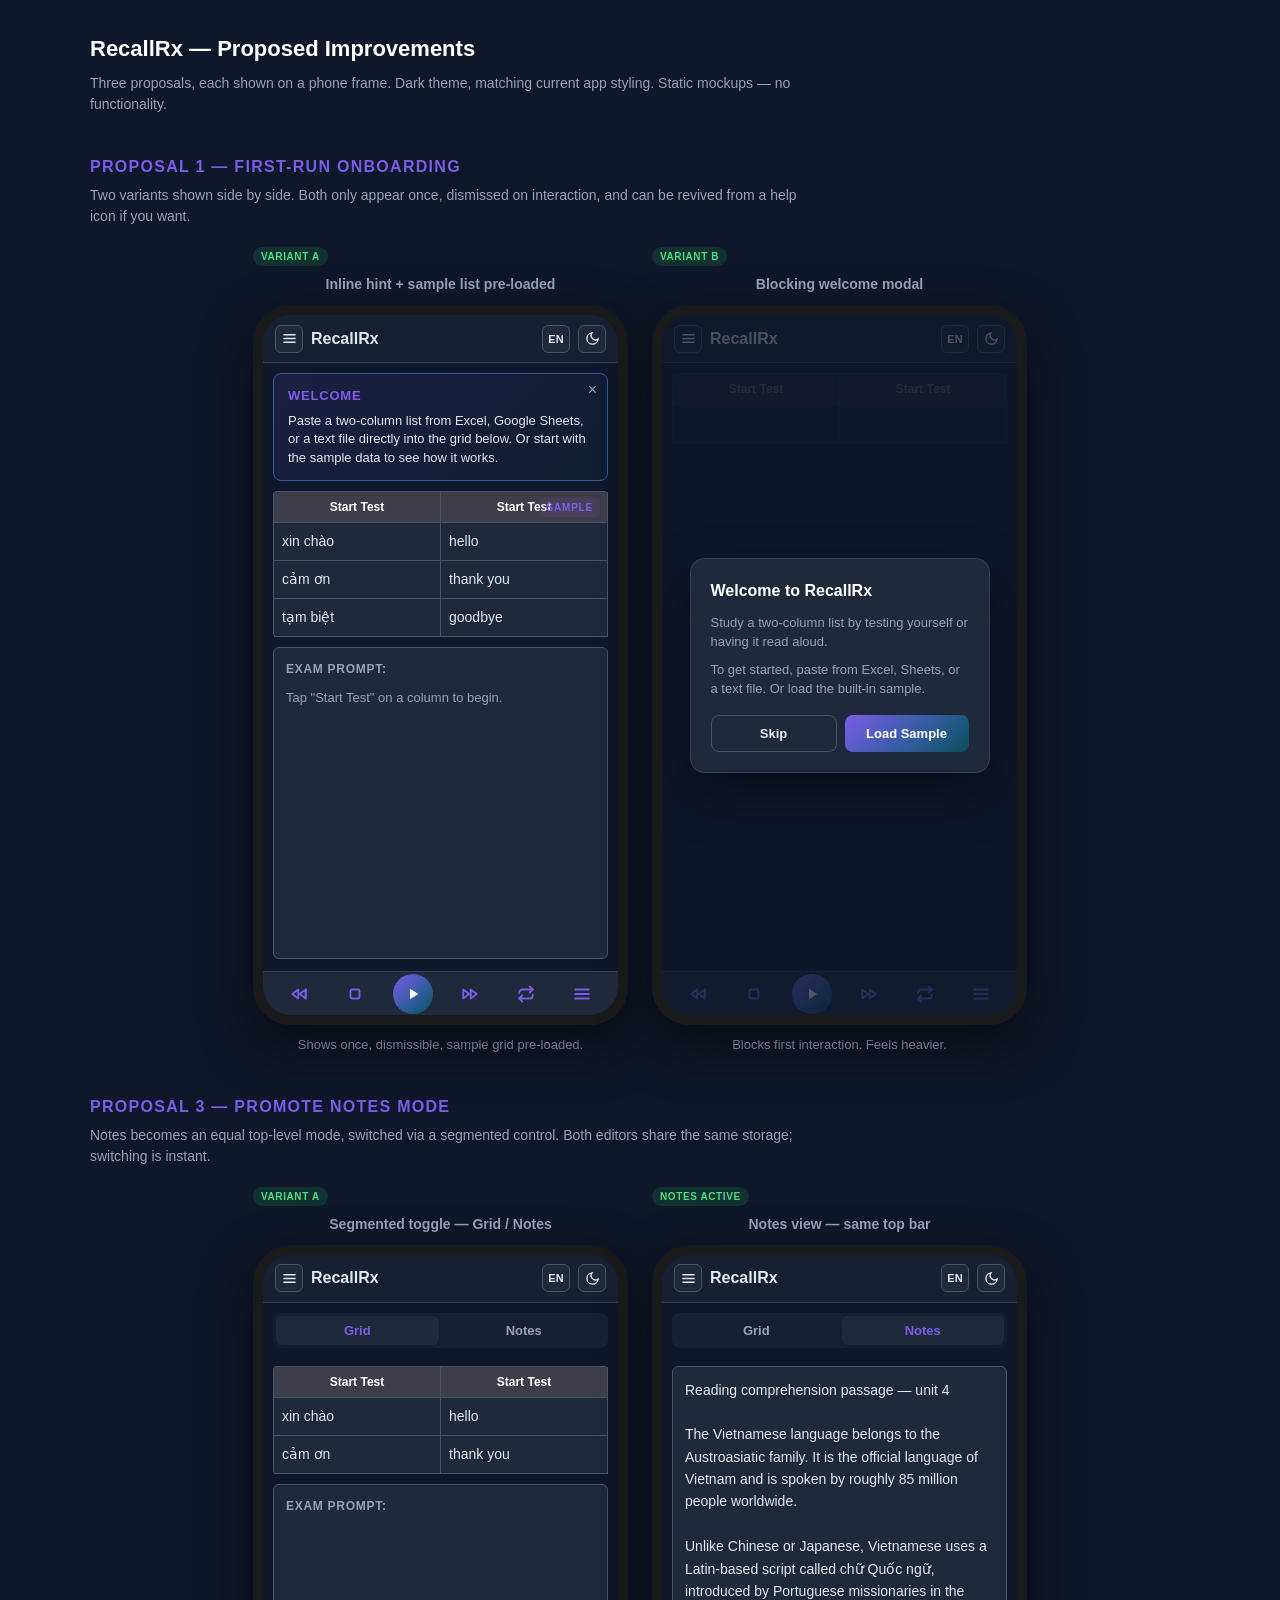
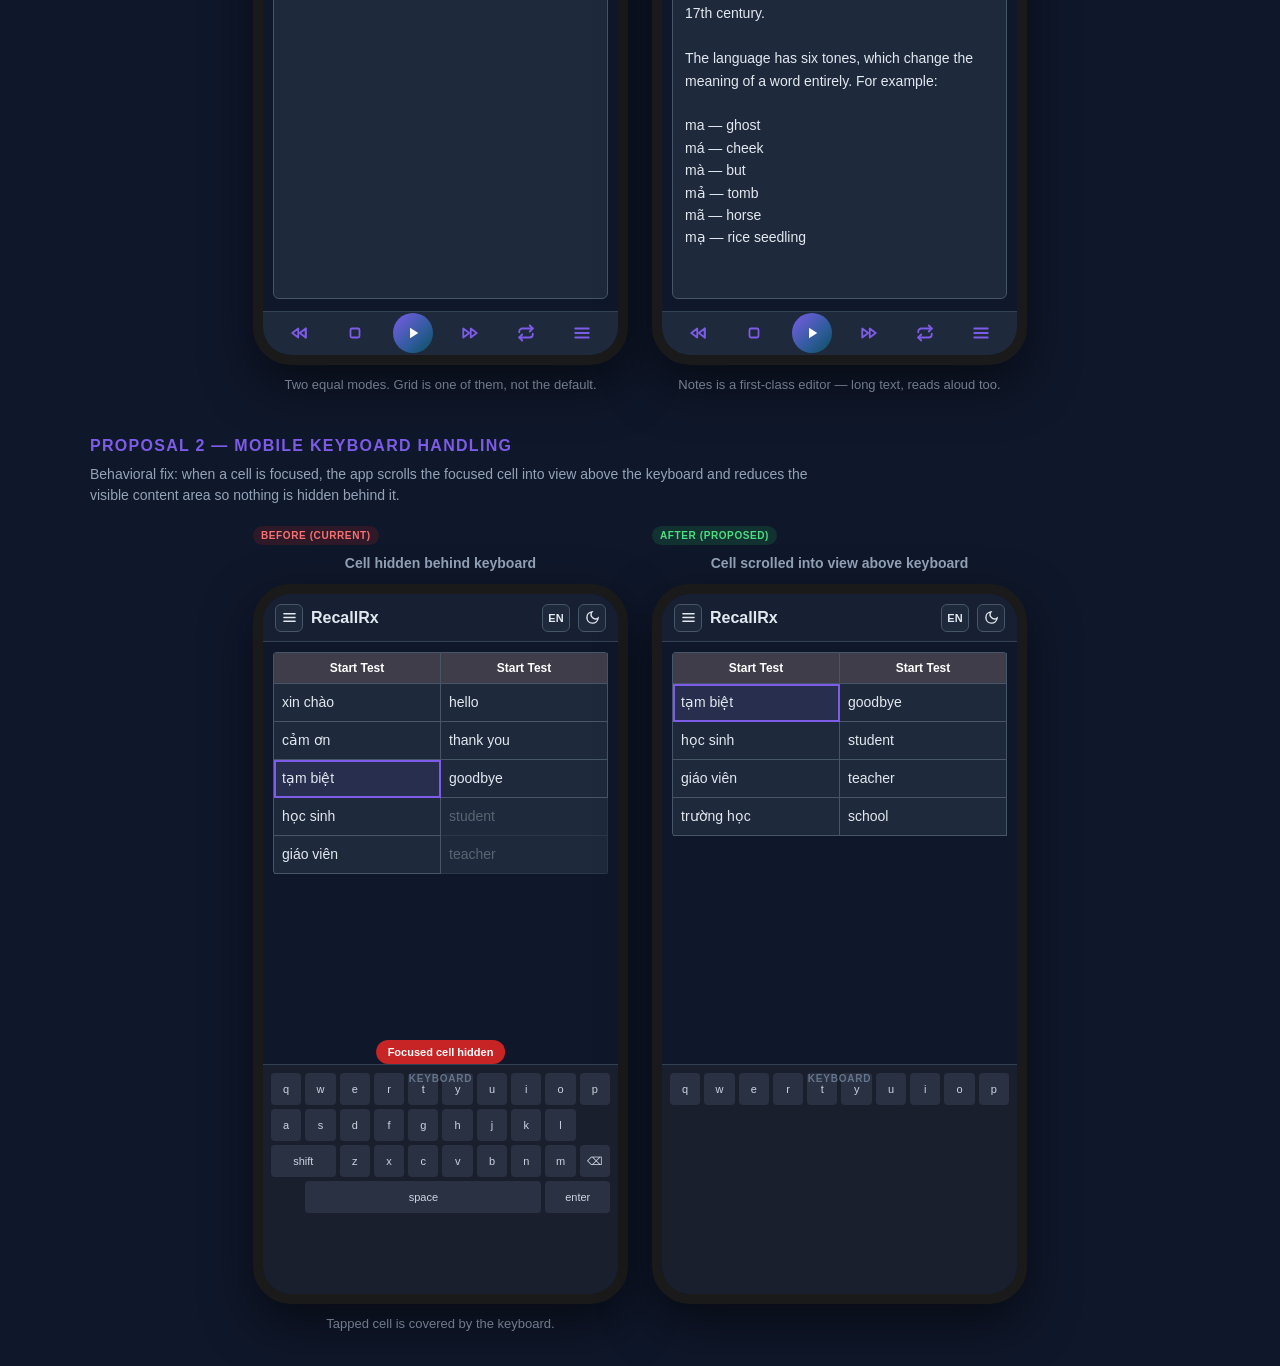
<file: CR.html>
<!DOCTYPE html>
<html lang="en" data-theme="dark">
<head>
<meta charset="UTF-8">
<meta name="viewport" content="width=device-width, initial-scale=1.0">
<title>RecallRx — Mockups</title>
<style>
:root{
  --bg-app:#0f172a; --bg-surface:#1e293b; --bg-surface-2:#172033; --bg-elevated:#334155;
  --text-primary:#e2e8f0; --text-muted:#94a3b8;
  --border-color:#334155; --border-strong:#475569;
  --control-bg:#1e293b; --control-border:#475569;
  --accent-light:#7c5ce8; --accent-mid:#2f5c9c; --accent-deep:#0b4f5c;
  --accent-soft:rgba(124,92,232,0.10); --accent-glow:rgba(124,92,232,0.28);
}
*{box-sizing:border-box;}
body{margin:0;font-family:-apple-system,BlinkMacSystemFont,"Segoe UI",Roboto,Helvetica,Arial,sans-serif;
  background:var(--bg-app);color:var(--text-primary);padding:32px 20px;line-height:1.5;}
h1{font-size:22px;margin:0 0 8px 0;font-weight:700;color:#fff;}
h2{font-size:16px;margin:40px 0 6px 0;font-weight:700;color:var(--accent-light);
  text-transform:uppercase;letter-spacing:0.08em;}
h3{font-size:14px;margin:0 0 10px 0;font-weight:600;color:var(--text-muted);}
p.note{color:var(--text-muted);font-size:14px;margin:0 0 16px 0;max-width:720px;}
.wrap{max-width:1100px;margin:0 auto;}

/* phone frame */
.phone{width:375px;height:720px;border:10px solid #1a1a1a;border-radius:38px;background:var(--bg-app);
  overflow:hidden;position:relative;box-shadow:0 20px 50px rgba(0,0,0,0.5);margin:0 auto;}
.phone-inner{width:100%;height:100%;display:flex;flex-direction:column;overflow:hidden;position:relative;}

/* top bar */
.tbar{height:48px;flex-shrink:0;display:flex;align-items:center;padding:0 12px;
  background:var(--bg-surface-2);border-bottom:1px solid var(--border-color);gap:8px;}
.tbar .brand{font-weight:700;font-size:16px;display:flex;align-items:center;gap:8px;flex:1;}
.iconbtn{width:28px;height:28px;border-radius:6px;border:1px solid var(--control-border);
  background:var(--control-bg);color:var(--text-primary);display:flex;align-items:center;
  justify-content:center;font-size:11px;font-weight:700;cursor:pointer;padding:0;}
.iconbtn svg{width:15px;height:15px;stroke:currentColor;fill:none;stroke-width:2.2;stroke-linecap:round;}

/* content area */
.content{flex:1;min-height:0;display:flex;flex-direction:column;padding:10px;gap:10px;overflow-y:auto;
  padding-bottom:56px;position:relative;}

/* grid mock */
.grid{display:grid;grid-template-columns:1fr 1fr;border-top:1px solid var(--border-strong);
  border-left:1px solid var(--border-strong);background:var(--bg-surface);border-radius:4px;flex-shrink:0;}
.cell{padding:8px;border-right:1px solid var(--border-strong);border-bottom:1px solid var(--border-strong);
  font-size:14px;min-height:34px;}
.hcell{background:#403D4A;color:#fff;font-weight:700;font-size:12px;text-align:center;padding:6px;
  border-right:1px solid var(--border-strong);border-bottom:1px solid var(--border-strong);}

/* playback bar */
.pbar{position:absolute;bottom:0;left:0;right:0;height:44px;background:var(--bg-surface);
  border-top:1px solid var(--border-color);display:flex;align-items:center;
  justify-content:space-around;padding:0 8px;z-index:10;}
.pbtn{width:36px;height:36px;border:none;background:transparent;border-radius:8px;
  display:flex;align-items:center;justify-content:center;cursor:pointer;color:var(--accent-light);padding:0;}
.pbtn svg{width:18px;height:18px;stroke:currentColor;fill:none;stroke-width:2.4;
  stroke-linecap:round;stroke-linejoin:round;}
.pbtn.play{width:40px;height:40px;border-radius:50%;background:linear-gradient(135deg,#7c5ce8,#2f5c9c 60%,#0b4f5c);}
.pbtn.play svg{fill:#fff;stroke:none;}

/* ============ MOCKUP 1 — ONBOARDING ============ */
.mock-wrap{display:flex;gap:24px;justify-content:center;flex-wrap:wrap;margin-top:12px;}

/* inline hint + sample data */
.hint-card{background:linear-gradient(135deg,rgba(124,92,232,0.12),rgba(11,79,92,0.12));
  border:1px solid var(--accent-mid);border-radius:8px;padding:12px 14px;position:relative;}
.hint-card h4{margin:0 0 6px 0;font-size:13px;color:var(--accent-light);font-weight:700;
  text-transform:uppercase;letter-spacing:0.06em;}
.hint-card p{margin:0;font-size:13px;color:var(--text-primary);line-height:1.45;}
.hint-card .dismiss{position:absolute;top:8px;right:10px;background:transparent;border:none;
  color:var(--text-muted);cursor:pointer;font-size:16px;padding:0;line-height:1;}
.sample-badge{position:absolute;top:6px;right:8px;font-size:10px;font-weight:700;
  letter-spacing:0.08em;color:var(--accent-light);background:var(--accent-soft);
  padding:2px 7px;border-radius:4px;text-transform:uppercase;}

/* modal overlay */
.modal-bg{position:absolute;inset:0;background:rgba(15,23,42,0.72);display:flex;
  align-items:center;justify-content:center;padding:24px;z-index:20;}
.modal{background:var(--bg-surface);border:1px solid var(--border-color);border-radius:14px;
  padding:20px;width:100%;max-width:300px;box-shadow:0 20px 50px rgba(0,0,0,0.4);}
.modal h4{margin:0 0 10px 0;font-size:16px;font-weight:700;color:#fff;}
.modal p{margin:0 0 16px 0;font-size:13px;color:var(--text-muted);line-height:1.5;}
.modal .row{display:flex;gap:8px;}
.modal button{flex:1;padding:10px;border-radius:8px;font-size:13px;font-weight:600;
  cursor:pointer;border:1px solid var(--control-border);background:var(--control-bg);
  color:var(--text-primary);}
.modal button.primary{border:none;background:linear-gradient(135deg,#7c5ce8,#2f5c9c 60%,#0b4f5c);color:#fff;}

/* ============ MOCKUP 3 — NOTES MODE TOGGLE ============ */
.mode-tabs{display:flex;gap:4px;margin-bottom:8px;background:var(--bg-surface-2);
  padding:3px;border-radius:8px;flex-shrink:0;}
.mode-tab{flex:1;padding:7px 0;border:none;background:transparent;color:var(--text-muted);
  font-size:13px;font-weight:600;border-radius:6px;cursor:pointer;font-family:inherit;}
.mode-tab.active{background:var(--bg-surface);color:var(--accent-light);box-shadow:0 1px 3px rgba(0,0,0,0.2);}
.note-area{width:100%;flex:1;background:var(--bg-surface);border:1px solid var(--border-strong);
  border-radius:6px;padding:12px;color:var(--text-primary);font-family:inherit;
  font-size:14px;line-height:1.6;resize:none;outline:none;min-height:0;}

/* ============ MOCKUP 2 — KEYBOARD HANDLING ============ */
.kbd{position:absolute;bottom:0;left:0;right:0;height:230px;background:#1a1f2e;
  border-top:1px solid var(--border-color);z-index:15;padding:8px;
  display:grid;grid-template-columns:repeat(10,1fr);grid-auto-rows:32px;gap:4px;align-content:start;}
.key{background:#2a3142;border-radius:4px;color:#cbd5e1;font-size:11px;
  display:flex;align-items:center;justify-content:center;font-family:inherit;}
.kbd-label{position:absolute;top:6px;left:50%;transform:translateX(-50%);
  font-size:10px;color:#64748b;font-weight:600;letter-spacing:0.08em;text-transform:uppercase;}

.scroll-hidden{overflow:hidden !important;}
.cell-focused{outline:2px solid var(--accent-light);outline-offset:-2px;
  background:rgba(124,92,232,0.10) !important;}

.label{text-align:center;font-size:13px;color:var(--text-muted);margin-top:10px;}
.badge{display:inline-block;padding:2px 8px;border-radius:10px;font-size:10px;
  font-weight:700;letter-spacing:0.06em;text-transform:uppercase;margin-bottom:8px;}
.badge.bad{background:rgba(220,38,38,0.15);color:#f87171;}
.badge.good{background:rgba(34,197,94,0.15);color:#4ade80;}
</style>
</head>
<body>
<div class="wrap">

<h1>RecallRx — Proposed Improvements</h1>
<p class="note">Three proposals, each shown on a phone frame. Dark theme, matching current app styling. Static mockups — no functionality.</p>

<!-- ============================================================= -->
<!-- PROPOSAL 1 — ONBOARDING -->
<!-- ============================================================= -->
<h2>Proposal 1 — First-run Onboarding</h2>
<p class="note">Two variants shown side by side. Both only appear once, dismissed on interaction, and can be revived from a help icon if you want.</p>

<div class="mock-wrap">

  <!-- Variant A: Inline hint + sample data -->
  <div>
    <div class="badge good">Variant A</div>
    <h3 style="text-align:center;">Inline hint + sample list pre-loaded</h3>
    <div class="phone"><div class="phone-inner">
      <div class="tbar">
        <button class="iconbtn"><svg viewBox="0 0 24 24"><line x1="3" y1="6" x2="21" y2="6"/><line x1="3" y1="12" x2="21" y2="12"/><line x1="3" y1="18" x2="21" y2="18"/></svg></button>
        <div class="brand">RecallRx</div>
        <button class="iconbtn">EN</button>
        <button class="iconbtn"><svg viewBox="0 0 24 24"><path d="M21 12.79A9 9 0 1 1 11.21 3a7 7 0 0 0 9.79 9.79Z"/></svg></button>
      </div>
      <div class="content">
        <div class="hint-card">
          <button class="dismiss">×</button>
          <h4>Welcome</h4>
          <p>Paste a two-column list from Excel, Google Sheets, or a text file directly into the grid below. Or start with the sample data to see how it works.</p>
        </div>

        <div class="grid" style="position:relative;">
          <span class="sample-badge">Sample</span>
          <div class="hcell">Start Test</div>
          <div class="hcell">Start Test</div>
          <div class="cell">xin chào</div><div class="cell">hello</div>
          <div class="cell">cảm ơn</div><div class="cell">thank you</div>
          <div class="cell">tạm biệt</div><div class="cell">goodbye</div>
        </div>

        <div style="background:var(--bg-surface);border:1px solid var(--border-strong);border-radius:6px;padding:12px;flex:1;min-height:80px;">
          <div style="font-size:12px;color:var(--text-muted);font-weight:700;letter-spacing:0.06em;text-transform:uppercase;">Exam Prompt:</div>
          <div style="margin-top:10px;color:var(--text-muted);font-size:13px;">Tap "Start Test" on a column to begin.</div>
        </div>
      </div>
      <div class="pbar">
        <button class="pbtn"><svg viewBox="0 0 24 24"><polygon points="11 6 11 18 3 12"/><polygon points="21 6 21 18 13 12"/><line x1="21" y1="6" x2="21" y2="18"/></svg></button>
        <button class="pbtn"><svg viewBox="0 0 24 24"><rect x="6" y="6" width="12" height="12" rx="2"/></svg></button>
        <button class="pbtn play"><svg viewBox="0 0 24 24"><polygon points="8 5 19 12 8 19"/></svg></button>
        <button class="pbtn"><svg viewBox="0 0 24 24"><polygon points="3 6 3 18 11 12"/><polygon points="13 6 13 18 21 12"/></svg></button>
        <button class="pbtn"><svg viewBox="0 0 24 24"><path d="M17 2l4 4-4 4"/><path d="M3 11v-1a4 4 0 0 1 4-4h14"/><path d="M7 22l-4-4 4-4"/><path d="M21 13v1a4 4 0 0 1-4 4H3"/></svg></button>
        <button class="pbtn"><svg viewBox="0 0 24 24"><line x1="3" y1="6" x2="21" y2="6"/><line x1="3" y1="12" x2="21" y2="12"/><line x1="3" y1="18" x2="21" y2="18"/></svg></button>
      </div>
    </div></div>
    <div class="label">Shows once, dismissible, sample grid pre-loaded.</div>
  </div>

  <!-- Variant B: Modal welcome -->
  <div>
    <div class="badge good">Variant B</div>
    <h3 style="text-align:center;">Blocking welcome modal</h3>
    <div class="phone"><div class="phone-inner">
      <div class="tbar">
        <button class="iconbtn"><svg viewBox="0 0 24 24"><line x1="3" y1="6" x2="21" y2="6"/><line x1="3" y1="12" x2="21" y2="12"/><line x1="3" y1="18" x2="21" y2="18"/></svg></button>
        <div class="brand">RecallRx</div>
        <button class="iconbtn">EN</button>
        <button class="iconbtn"><svg viewBox="0 0 24 24"><path d="M21 12.79A9 9 0 1 1 11.21 3a7 7 0 0 0 9.79 9.79Z"/></svg></button>
      </div>
      <div class="content">
        <div class="grid" style="opacity:0.3;">
          <div class="hcell">Start Test</div><div class="hcell">Start Test</div>
          <div class="cell">&nbsp;</div><div class="cell">&nbsp;</div>
        </div>
      </div>
      <div class="modal-bg">
        <div class="modal">
          <h4>Welcome to RecallRx</h4>
          <p>Study a two-column list by testing yourself or having it read aloud.</p>
          <p style="margin-top:-8px;">To get started, paste from Excel, Sheets, or a text file. Or load the built-in sample.</p>
          <div class="row">
            <button>Skip</button>
            <button class="primary">Load Sample</button>
          </div>
        </div>
      </div>
      <div class="pbar">
        <button class="pbtn"><svg viewBox="0 0 24 24"><polygon points="11 6 11 18 3 12"/><polygon points="21 6 21 18 13 12"/><line x1="21" y1="6" x2="21" y2="18"/></svg></button>
        <button class="pbtn"><svg viewBox="0 0 24 24"><rect x="6" y="6" width="12" height="12" rx="2"/></svg></button>
        <button class="pbtn play"><svg viewBox="0 0 24 24"><polygon points="8 5 19 12 8 19"/></svg></button>
        <button class="pbtn"><svg viewBox="0 0 24 24"><polygon points="3 6 3 18 11 12"/><polygon points="13 6 13 18 21 12"/></svg></button>
        <button class="pbtn"><svg viewBox="0 0 24 24"><path d="M17 2l4 4-4 4"/><path d="M3 11v-1a4 4 0 0 1 4-4h14"/><path d="M7 22l-4-4 4-4"/><path d="M21 13v1a4 4 0 0 1-4 4H3"/></svg></button>
        <button class="pbtn"><svg viewBox="0 0 24 24"><line x1="3" y1="6" x2="21" y2="6"/><line x1="3" y1="12" x2="21" y2="12"/><line x1="3" y1="18" x2="21" y2="18"/></svg></button>
      </div>
    </div></div>
    <div class="label">Blocks first interaction. Feels heavier.</div>
  </div>

</div>

<!-- ============================================================= -->
<!-- PROPOSAL 3 — NOTES MODE -->
<!-- ============================================================= -->
<h2>Proposal 3 — Promote Notes Mode</h2>
<p class="note">Notes becomes an equal top-level mode, switched via a segmented control. Both editors share the same storage; switching is instant.</p>

<div class="mock-wrap">

  <!-- Variant A: Segmented tabs -->
  <div>
    <div class="badge good">Variant A</div>
    <h3 style="text-align:center;">Segmented toggle — Grid / Notes</h3>
    <div class="phone"><div class="phone-inner">
      <div class="tbar">
        <button class="iconbtn"><svg viewBox="0 0 24 24"><line x1="3" y1="6" x2="21" y2="6"/><line x1="3" y1="12" x2="21" y2="12"/><line x1="3" y1="18" x2="21" y2="18"/></svg></button>
        <div class="brand">RecallRx</div>
        <button class="iconbtn">EN</button>
        <button class="iconbtn"><svg viewBox="0 0 24 24"><path d="M21 12.79A9 9 0 1 1 11.21 3a7 7 0 0 0 9.79 9.79Z"/></svg></button>
      </div>
      <div class="content">
        <div class="mode-tabs">
          <button class="mode-tab active">Grid</button>
          <button class="mode-tab">Notes</button>
        </div>
        <div class="grid">
          <div class="hcell">Start Test</div><div class="hcell">Start Test</div>
          <div class="cell">xin chào</div><div class="cell">hello</div>
          <div class="cell">cảm ơn</div><div class="cell">thank you</div>
        </div>
        <div style="background:var(--bg-surface);border:1px solid var(--border-strong);border-radius:6px;padding:12px;flex:1;min-height:60px;">
          <div style="font-size:12px;color:var(--text-muted);font-weight:700;letter-spacing:0.06em;text-transform:uppercase;">Exam Prompt:</div>
        </div>
      </div>
      <div class="pbar">
        <button class="pbtn"><svg viewBox="0 0 24 24"><polygon points="11 6 11 18 3 12"/><polygon points="21 6 21 18 13 12"/><line x1="21" y1="6" x2="21" y2="18"/></svg></button>
        <button class="pbtn"><svg viewBox="0 0 24 24"><rect x="6" y="6" width="12" height="12" rx="2"/></svg></button>
        <button class="pbtn play"><svg viewBox="0 0 24 24"><polygon points="8 5 19 12 8 19"/></svg></button>
        <button class="pbtn"><svg viewBox="0 0 24 24"><polygon points="3 6 3 18 11 12"/><polygon points="13 6 13 18 21 12"/></svg></button>
        <button class="pbtn"><svg viewBox="0 0 24 24"><path d="M17 2l4 4-4 4"/><path d="M3 11v-1a4 4 0 0 1 4-4h14"/><path d="M7 22l-4-4 4-4"/><path d="M21 13v1a4 4 0 0 1-4 4H3"/></svg></button>
        <button class="pbtn"><svg viewBox="0 0 24 24"><line x1="3" y1="6" x2="21" y2="6"/><line x1="3" y1="12" x2="21" y2="12"/><line x1="3" y1="18" x2="21" y2="18"/></svg></button>
      </div>
    </div></div>
    <div class="label">Two equal modes. Grid is one of them, not the default.</div>
  </div>

  <!-- Notes view -->
  <div>
    <div class="badge good">Notes active</div>
    <h3 style="text-align:center;">Notes view — same top bar</h3>
    <div class="phone"><div class="phone-inner">
      <div class="tbar">
        <button class="iconbtn"><svg viewBox="0 0 24 24"><line x1="3" y1="6" x2="21" y2="6"/><line x1="3" y1="12" x2="21" y2="12"/><line x1="3" y1="18" x2="21" y2="18"/></svg></button>
        <div class="brand">RecallRx</div>
        <button class="iconbtn">EN</button>
        <button class="iconbtn"><svg viewBox="0 0 24 24"><path d="M21 12.79A9 9 0 1 1 11.21 3a7 7 0 0 0 9.79 9.79Z"/></svg></button>
      </div>
      <div class="content">
        <div class="mode-tabs">
          <button class="mode-tab">Grid</button>
          <button class="mode-tab active">Notes</button>
        </div>
        <textarea class="note-area" readonly>Reading comprehension passage — unit 4

The Vietnamese language belongs to the Austroasiatic family. It is the official language of Vietnam and is spoken by roughly 85 million people worldwide.

Unlike Chinese or Japanese, Vietnamese uses a Latin-based script called chữ Quốc ngữ, introduced by Portuguese missionaries in the 17th century.

The language has six tones, which change the meaning of a word entirely. For example:

ma — ghost
má — cheek
mà — but
mả — tomb
mã — horse
mạ — rice seedling</textarea>
      </div>
      <div class="pbar">
        <button class="pbtn"><svg viewBox="0 0 24 24"><polygon points="11 6 11 18 3 12"/><polygon points="21 6 21 18 13 12"/><line x1="21" y1="6" x2="21" y2="18"/></svg></button>
        <button class="pbtn"><svg viewBox="0 0 24 24"><rect x="6" y="6" width="12" height="12" rx="2"/></svg></button>
        <button class="pbtn play"><svg viewBox="0 0 24 24"><polygon points="8 5 19 12 8 19"/></svg></button>
        <button class="pbtn"><svg viewBox="0 0 24 24"><polygon points="3 6 3 18 11 12"/><polygon points="13 6 13 18 21 12"/></svg></button>
        <button class="pbtn"><svg viewBox="0 0 24 24"><path d="M17 2l4 4-4 4"/><path d="M3 11v-1a4 4 0 0 1 4-4h14"/><path d="M7 22l-4-4 4-4"/><path d="M21 13v1a4 4 0 0 1-4 4H3"/></svg></button>
        <button class="pbtn"><svg viewBox="0 0 24 24"><line x1="3" y1="6" x2="21" y2="6"/><line x1="3" y1="12" x2="21" y2="12"/><line x1="3" y1="18" x2="21" y2="18"/></svg></button>
      </div>
    </div></div>
    <div class="label">Notes is a first-class editor — long text, reads aloud too.</div>
  </div>

</div>

<!-- ============================================================= -->
<!-- PROPOSAL 2 — KEYBOARD HANDLING -->
<!-- ============================================================= -->
<h2>Proposal 2 — Mobile Keyboard Handling</h2>
<p class="note">Behavioral fix: when a cell is focused, the app scrolls the focused cell into view above the keyboard and reduces the visible content area so nothing is hidden behind it.</p>

<div class="mock-wrap">

  <!-- Before -->
  <div>
    <div class="badge bad">Before (current)</div>
    <h3 style="text-align:center;">Cell hidden behind keyboard</h3>
    <div class="phone"><div class="phone-inner">
      <div class="tbar">
        <button class="iconbtn"><svg viewBox="0 0 24 24"><line x1="3" y1="6" x2="21" y2="6"/><line x1="3" y1="12" x2="21" y2="12"/><line x1="3" y1="18" x2="21" y2="18"/></svg></button>
        <div class="brand">RecallRx</div>
        <button class="iconbtn">EN</button>
        <button class="iconbtn"><svg viewBox="0 0 24 24"><path d="M21 12.79A9 9 0 1 1 11.21 3a7 7 0 0 0 9.79 9.79Z"/></svg></button>
      </div>
      <div class="content scroll-hidden">
        <div class="grid">
          <div class="hcell">Start Test</div><div class="hcell">Start Test</div>
          <div class="cell">xin chào</div><div class="cell">hello</div>
          <div class="cell">cảm ơn</div><div class="cell">thank you</div>
          <div class="cell cell-focused">tạm biệt</div><div class="cell">goodbye</div>
          <div class="cell">học sinh</div><div class="cell" style="opacity:0.3;">student</div>
          <div class="cell">giáo viên</div><div class="cell" style="opacity:0.3;">teacher</div>
        </div>
      </div>
      <div class="kbd">
        <div class="kbd-label">Keyboard</div>
        <div class="key" style="grid-column:1/2;">q</div><div class="key">w</div><div class="key">e</div><div class="key">r</div><div class="key">t</div><div class="key">y</div><div class="key">u</div><div class="key">i</div><div class="key">o</div><div class="key">p</div>
        <div class="key" style="grid-column:1/2;">a</div><div class="key">s</div><div class="key">d</div><div class="key">f</div><div class="key">g</div><div class="key">h</div><div class="key">j</div><div class="key">k</div><div class="key">l</div>
        <div class="key" style="grid-column:1/3;">shift</div><div class="key">z</div><div class="key">x</div><div class="key">c</div><div class="key">v</div><div class="key">b</div><div class="key">n</div><div class="key">m</div><div class="key">⌫</div>
        <div class="key" style="grid-column:2/9;">space</div><div class="key" style="grid-column:9/11;">enter</div>
      </div>
      <div style="position:absolute;bottom:230px;left:50%;transform:translateX(-50%);
        background:rgba(220,38,38,0.9);color:#fff;padding:4px 12px;border-radius:12px;
        font-size:11px;font-weight:700;z-index:16;">Focused cell hidden</div>
    </div></div>
    <div class="label">Tapped cell is covered by the keyboard.</div>
  </div>

  <!-- After -->
  <div>
    <div class="badge good">After (proposed)</div>
    <h3 style="text-align:center;">Cell scrolled into view above keyboard</h3>
    <div class="phone"><div class="phone-inner">
      <div class="tbar">
        <button class="iconbtn"><svg viewBox="0 0 24 24"><line x1="3" y1="6" x2="21" y2="6"/><line x1="3" y1="12" x2="21" y2="12"/><line x1="3" y1="18" x2="21" y2="18"/></svg></button>
        <div class="brand">RecallRx</div>
        <button class="iconbtn">EN</button>
        <button class="iconbtn"><svg viewBox="0 0 24 24"><path d="M21 12.79A9 9 0 1 1 11.21 3a7 7 0 0 0 9.79 9.79Z"/></svg></button>
      </div>
      <div class="content scroll-hidden">
        <div class="grid">
          <div class="hcell">Start Test</div><div class="hcell">Start Test</div>
          <div class="cell cell-focused">tạm biệt</div><div class="cell">goodbye</div>
          <div class="cell">học sinh</div><div class="cell">student</div>
          <div class="cell">giáo viên</div><div class="cell">teacher</div>
          <div class="cell">trường học</div><div class="cell">school</div>
        </div>
      </div>
      <div class="kbd">
        <div class="kbd-label">Keyboard</div>
        <div class="key" style="grid-column:1/2;">q</div><div class="key">w</div><div class="key">e</div><div class="key">r</div><div class="key">t</div><div class="key">y</div><div class="key">u</div><div class="key">i</div><div class="key">o</div><div class="key">p</div>
        <div class="key" style="grid-column:1/2
</file>
